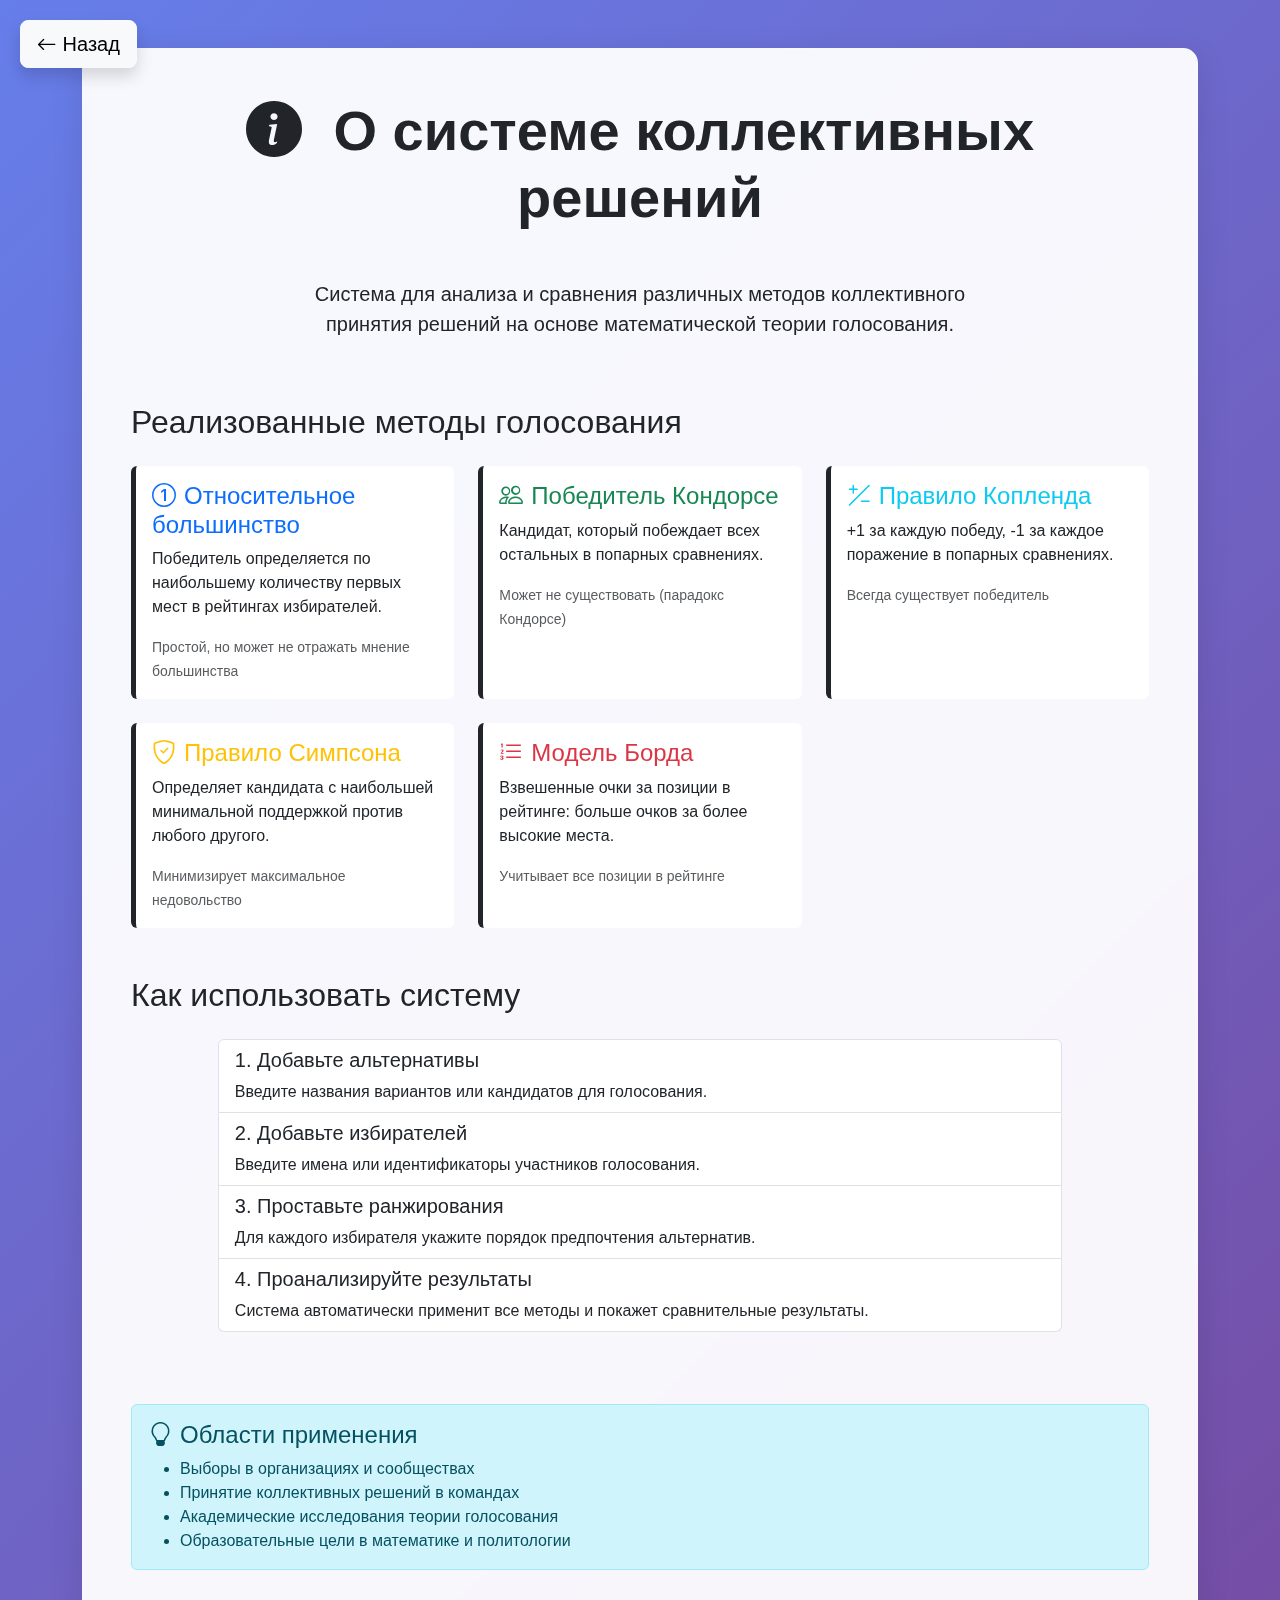
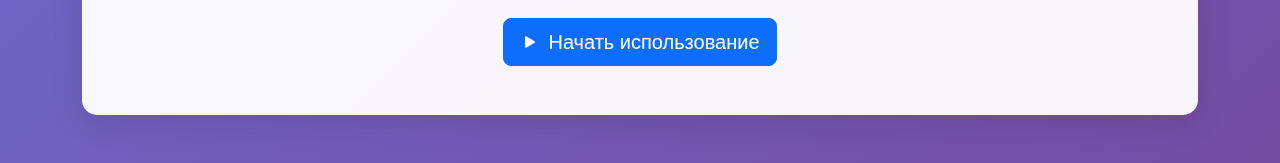
<file: lab4/templates/about.html>
<!DOCTYPE html>
<html lang="ru">
<head>
    <meta charset="UTF-8">
    <meta name="viewport" content="width=device-width, initial-scale=1.0">
    <title>О системе - Коллективные решения</title>
    <link href="https://cdn.jsdelivr.net/npm/bootstrap@5.1.3/dist/css/bootstrap.min.css" rel="stylesheet">
    <link rel="stylesheet" href="https://cdn.jsdelivr.net/npm/bootstrap-icons@1.8.1/font/bootstrap-icons.css">
    <style>
        body {
            background: linear-gradient(135deg, #667eea 0%, #764ba2 100%);
            min-height: 100vh;
            font-family: 'Segoe UI', Tahoma, Geneva, Verdana, sans-serif;
        }

        .glass-card {
            background: rgba(255, 255, 255, 0.95);
            backdrop-filter: blur(10px);
            border-radius: 15px;
            border: 1px solid rgba(255, 255, 255, 0.2);
            box-shadow: 0 8px 32px rgba(0, 0, 0, 0.1);
        }

        .method-card {
            transition: transform 0.3s;
            border: none;
            border-left: 5px solid;
            height: 100%;
        }

        .method-card:hover {
            transform: translateY(-5px);
        }

        .back-btn {
            position: fixed;
            top: 20px;
            left: 20px;
            z-index: 1000;
        }
    </style>
</head>
<body>
    <a href="/" class="back-btn btn btn-light btn-lg shadow">
        <i class="bi bi-arrow-left"></i> Назад
    </a>

    <div class="container py-5">
        <div class="glass-card p-5">
            <h1 class="display-4 fw-bold text-center mb-5">
                <i class="bi bi-info-circle-fill me-3"></i>
                О системе коллективных решений
            </h1>

            <div class="row mb-5">
                <div class="col-lg-8 mx-auto">
                    <p class="lead text-center">
                        Система для анализа и сравнения различных методов коллективного принятия решений
                        на основе математической теории голосования.
                    </p>
                </div>
            </div>

            <h2 class="mb-4">Реализованные методы голосования</h2>

            <div class="row g-4 mb-5">
                <div class="col-md-6 col-lg-4">
                    <div class="method-card card border-left-primary">
                        <div class="card-body">
                            <h4 class="card-title text-primary">
                                <i class="bi bi-1-circle me-2"></i>Относительное большинство
                            </h4>
                            <p class="card-text">
                                Победитель определяется по наибольшему количеству первых мест в рейтингах избирателей.
                            </p>
                            <small class="text-muted">Простой, но может не отражать мнение большинства</small>
                        </div>
                    </div>
                </div>

                <div class="col-md-6 col-lg-4">
                    <div class="method-card card border-left-success">
                        <div class="card-body">
                            <h4 class="card-title text-success">
                                <i class="bi bi-people me-2"></i>Победитель Кондорсе
                            </h4>
                            <p class="card-text">
                                Кандидат, который побеждает всех остальных в попарных сравнениях.
                            </p>
                            <small class="text-muted">Может не существовать (парадокс Кондорсе)</small>
                        </div>
                    </div>
                </div>

                <div class="col-md-6 col-lg-4">
                    <div class="method-card card border-left-info">
                        <div class="card-body">
                            <h4 class="card-title text-info">
                                <i class="bi bi-plus-slash-minus me-2"></i>Правило Копленда
                            </h4>
                            <p class="card-text">
                                +1 за каждую победу, -1 за каждое поражение в попарных сравнениях.
                            </p>
                            <small class="text-muted">Всегда существует победитель</small>
                        </div>
                    </div>
                </div>

                <div class="col-md-6 col-lg-4">
                    <div class="method-card card border-left-warning">
                        <div class="card-body">
                            <h4 class="card-title text-warning">
                                <i class="bi bi-shield-check me-2"></i>Правило Симпсона
                            </h4>
                            <p class="card-text">
                                Определяет кандидата с наибольшей минимальной поддержкой против любого другого.
                            </p>
                            <small class="text-muted">Минимизирует максимальное недовольство</small>
                        </div>
                    </div>
                </div>

                <div class="col-md-6 col-lg-4">
                    <div class="method-card card border-left-danger">
                        <div class="card-body">
                            <h4 class="card-title text-danger">
                                <i class="bi bi-list-ol me-2"></i>Модель Борда
                            </h4>
                            <p class="card-text">
                                Взвешенные очки за позиции в рейтинге: больше очков за более высокие места.
                            </p>
                            <small class="text-muted">Учитывает все позиции в рейтинге</small>
                        </div>
                    </div>
                </div>
            </div>

            <h2 class="mb-4">Как использовать систему</h2>

            <div class="row">
                <div class="col-lg-10 mx-auto">
                    <div class="list-group mb-4">
                        <div class="list-group-item">
                            <h5 class="mb-2">1. Добавьте альтернативы</h5>
                            <p class="mb-0">Введите названия вариантов или кандидатов для голосования.</p>
                        </div>
                        <div class="list-group-item">
                            <h5 class="mb-2">2. Добавьте избирателей</h5>
                            <p class="mb-0">Введите имена или идентификаторы участников голосования.</p>
                        </div>
                        <div class="list-group-item">
                            <h5 class="mb-2">3. Проставьте ранжирования</h5>
                            <p class="mb-0">Для каждого избирателя укажите порядок предпочтения альтернатив.</p>
                        </div>
                        <div class="list-group-item">
                            <h5 class="mb-2">4. Проанализируйте результаты</h5>
                            <p class="mb-0">Система автоматически применит все методы и покажет сравнительные результаты.</p>
                        </div>
                    </div>
                </div>
            </div>

            <div class="alert alert-info mt-5">
                <h4 class="alert-heading">
                    <i class="bi bi-lightbulb me-2"></i>Области применения
                </h4>
                <ul class="mb-0">
                    <li>Выборы в организациях и сообществах</li>
                    <li>Принятие коллективных решений в командах</li>
                    <li>Академические исследования теории голосования</li>
                    <li>Образовательные цели в математике и политологии</li>
                </ul>
            </div>

            <div class="text-center mt-5">
                <a href="/" class="btn btn-primary btn-lg">
                    <i class="bi bi-play-fill me-2"></i>Начать использование
                </a>
            </div>
        </div>
    </div>

    <script src="https://cdn.jsdelivr.net/npm/bootstrap@5.1.3/dist/js/bootstrap.bundle.min.js"></script>
</body>
</html>
</file>
